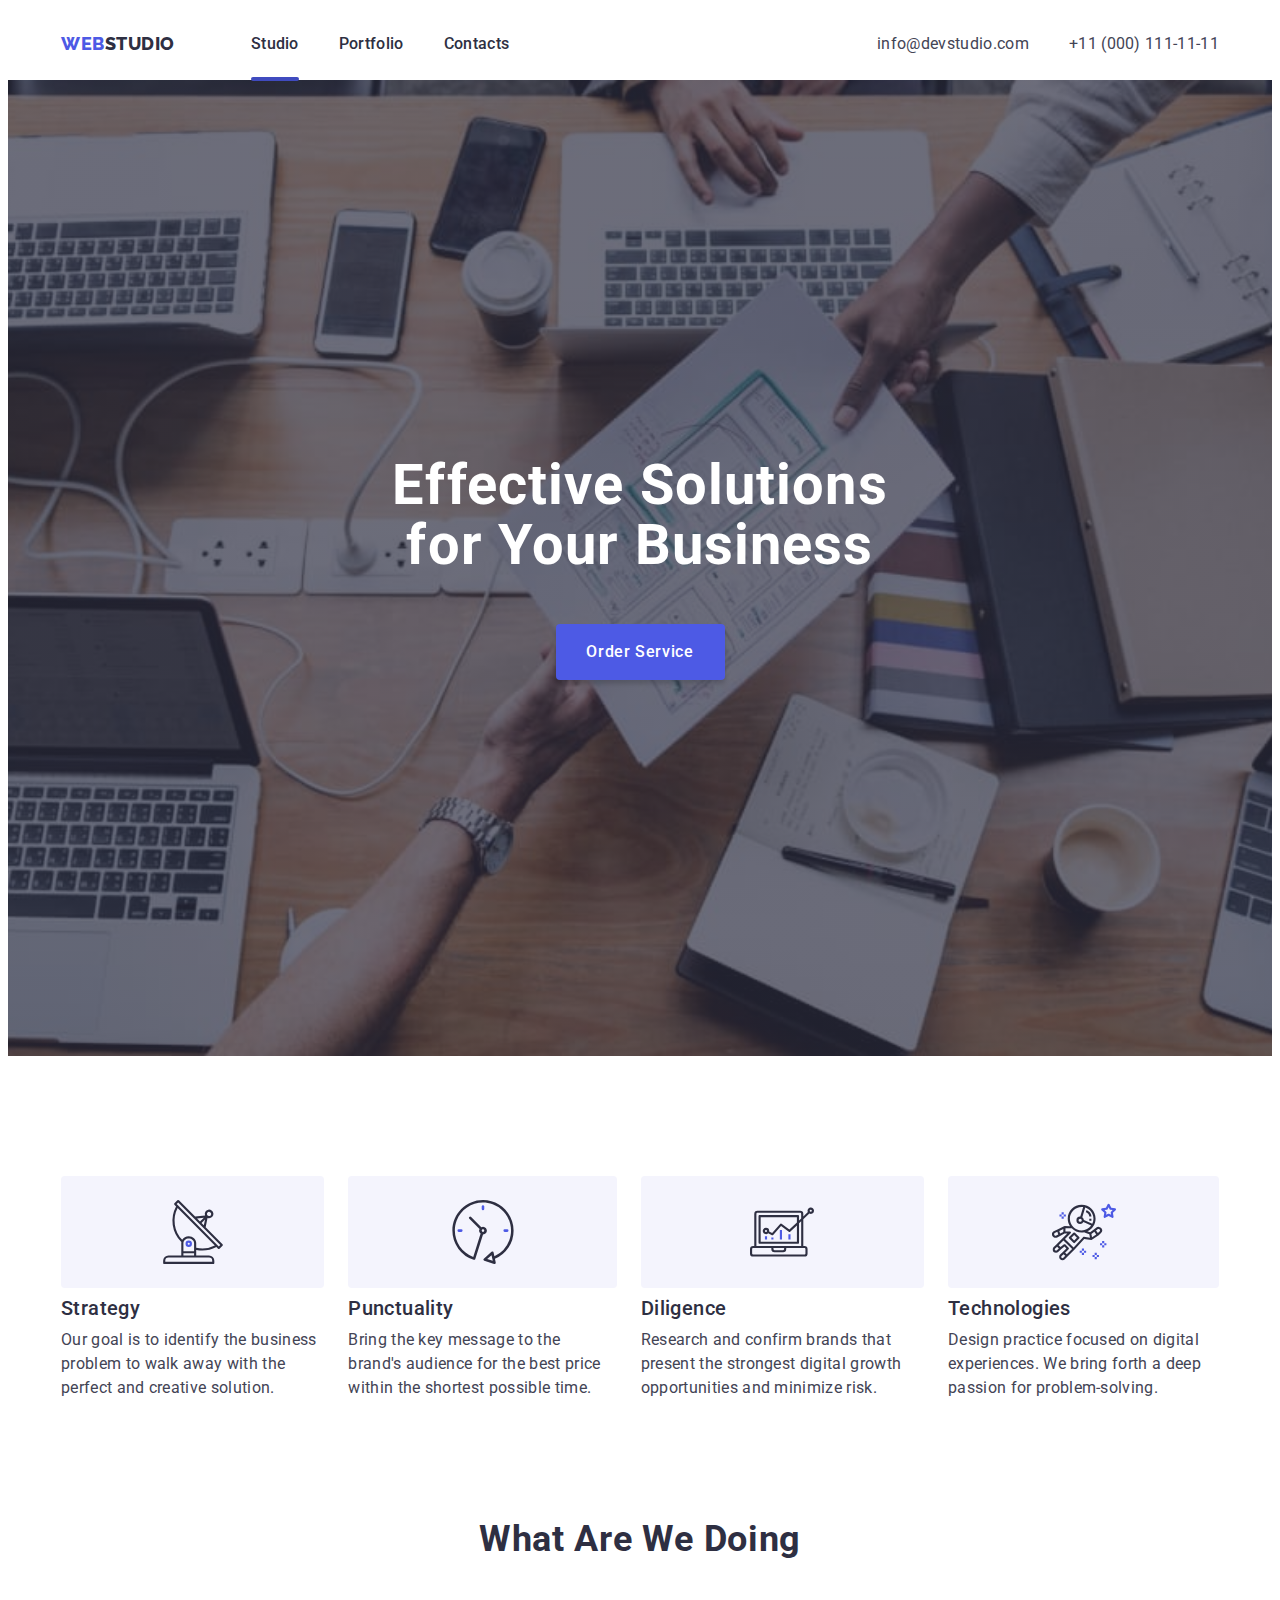
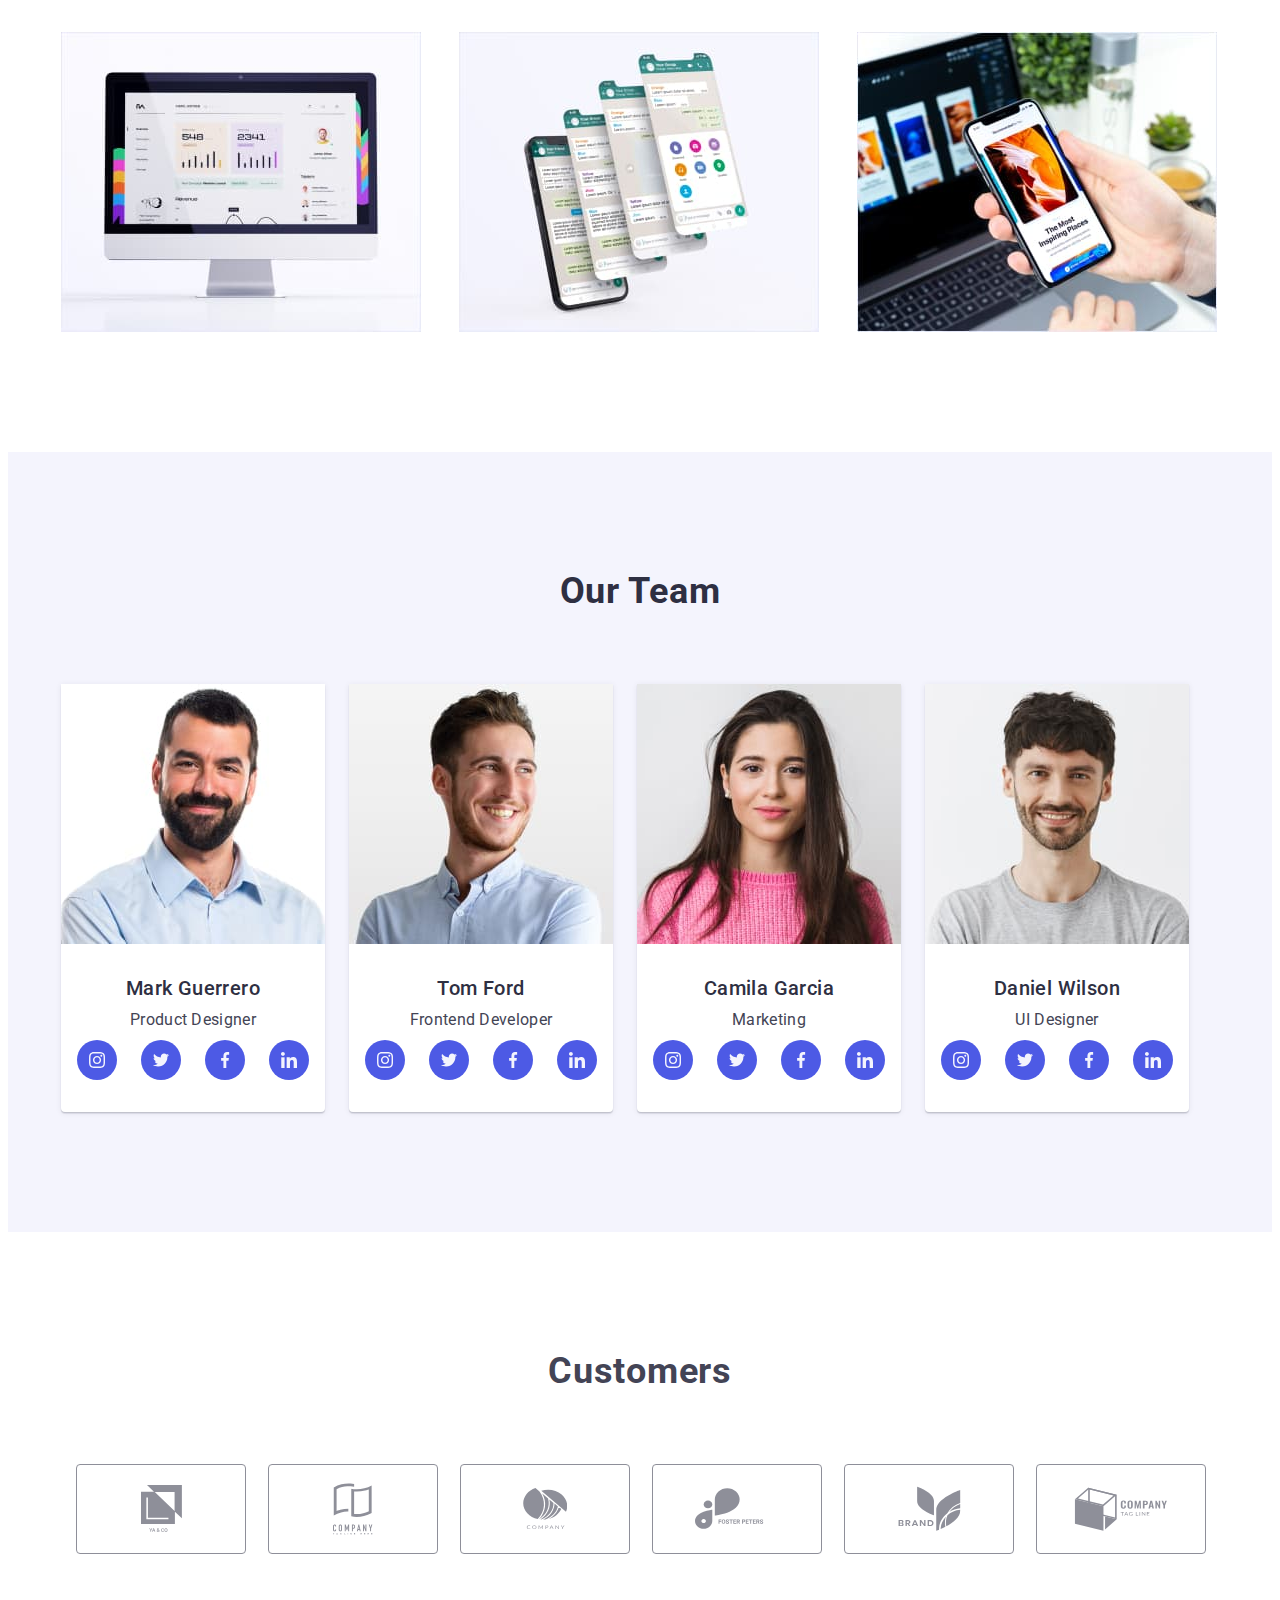
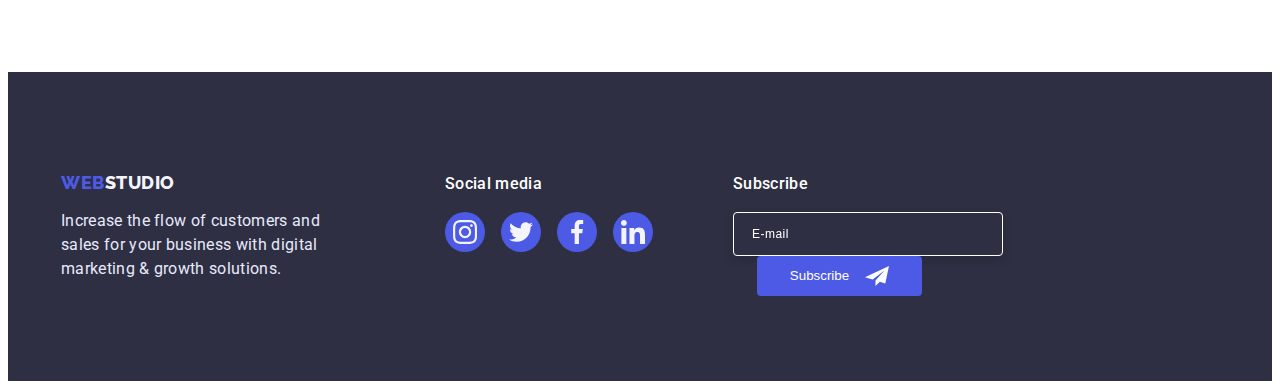
<file: index.html>
<!DOCTYPE html>
<html lang="en">
  <head>
    <meta charset="UTF-8" />
    <meta http-equiv="X-UA-Compatible" content="IE=edge" />
    <meta name="viewport" content="width=device-width, initial-scale=1.0" />
    <title>Document</title>
    <link rel="preconnect" href="https://fonts.googleapis.com" />
    <link rel="preconnect" href="https://fonts.gstatic.com" crossorigin />
    <link
      href="https://fonts.googleapis.com/css2?family=Raleway:wght@800&family=Roboto:wght@400;500;700;900&display=swap"
      rel="stylesheet"
    />
    <link
      rel="stylesheet"
      href="https://cdnjs.cloudflare.com/ajax/libs/modern-normalize/1.1.0/modern-normalize.min.css"
      integrity="sha512-wpPYUAdjBVSE4KJnH1VR1HeZfpl1ub8YT/NKx4PuQ5NmX2tKuGu6U/JRp5y+Y8XG2tV+wKQpNHVUX03MfMFn9Q=="
      crossorigin="anonymous"
      referrerpolicy="no-referrer"
    />
    <link rel="stylesheet" href="./css/style.css" />
  </head>
  <body class="body">
    <!-- Header -->
    <header class="page-header">
      <div class="container header-container">
        <nav class="page-nav">
          <a class="logo-header link" href="./index.html">WEB<span class="logo-header-span">Studio</span></a>

          <ul class="menu list">
            <li class="menu-item"><a class="menu-link menu-link-line link" href="./index.html">Studio</a></li>
            <li class="menu-item"><a class="menu-link link" href="./portfolio.html">Portfolio</a></li>
            <li class="menu-item"><a class="menu-link link" href="">Contacts</a></li>
          </ul>
        </nav>
        <address class="contacts">
          <ul class="contact-list list">
            <li><a class="contact-info link" href="mailto:info@devstudio.com">info@devstudio.com</a></li>
            <li><a class="contact-info link" href="tel:+110001111111">+11 (000) 111-11-11</a></li>
          </ul>
        </address>
      </div>
    </header>
    <main>
      <!-- HERO -->
      <section class="hero-section">
        <div class="container">
          <h1 class="hero">Effective Solutions for Your Business</h1>
          <button class="modal-btn" data-modal-open type="button">Order Service</button>
        </div>
      </section>
      <!-- Section-2 -->
      <section class="section-features">
        <div class="container">
          <h2 hidden class="features">company features</h2>
          <ul class="features-list list">
            <li class="list-item">
              <h3 class="features-title">Strategy</h3>
              <p class="text-main">
                Our goal is to identify the business problem to walk away with the perfect and creative solution.
              </p>
            </li>
            <li class="list-item">
              <h3 class="features-title">Punctuality</h3>
              <p class="text-main">
                Bring the key message to the brand's audience for the best price within the shortest possible time.
              </p>
            </li>
            <li class="list-item">
              <h3 class="features-title">Diligence</h3>
              <p class="text-main">
                Research and confirm brands that present the strongest digital growth opportunities and minimize risk.
              </p>
            </li>
            <li class="list-item">
              <h3 class="features-title">Technologies</h3>
              <p class="text-main">
                Design practice focused on digital experiences. We bring forth a deep passion for problem-solving.
              </p>
            </li>
          </ul>
        </div>
      </section>
      <!-- Section-3 -->
      <section class="section-description">
        <div class="container">
          <h2 class="description">What are we doing</h2>
          <ul class="description-list list">
            <li class="description-list-item">
              <img src="./images/monitor.jpg" alt="monitor with the program" width="360" />
            </li>
            <li class="description-list-item">
              <img src="./images/smartphone.jpg" alt="multi-layer image on a smartphone" width="360" />
            </li>
            <li class="description-list-item">
              <img src="./images/nout-smartphone.jpg" alt="smartphone in hand, laptop on the table" width="360" />
            </li>
          </ul>
        </div>
      </section>
      <!-- Section-4 -->
      <section class="section-team">
        <div class="container">
          <h2 class="team-title">Our Team</h2>
          <ul class="team-list list">
            <li class="team-list-item">
              <img src="./images/our-team/mark-guerrero.jpg" alt="photo-guerrero" width="264" />
              <div class="team-item-wrap">
                <h3 class="team-name">Mark Guerrero</h3>
                <p class="text-description">Product Designer</p>
                <ul class="team-soc-list list">
                  <li class="team-soc-items">
                    <a class="team-soc-link link" href="">
                      <svg class="team-soc-icon" width="16" height="16">
                        <use href="./images/icon.svg#icon-instagram"></use></svg
                    ></a>
                  </li>
                  <li class="team-soc-items">
                    <a class="team-soc-link link" href=""
                      ><svg class="team-soc-icon" width="16" height="16">
                        <use href="./images/icon.svg#icon-twitter"></use></svg
                    ></a>
                  </li>
                  <li class="team-soc-items">
                    <a class="team-soc-link link" href=""
                      ><svg class="team-soc-icon" width="16" height="16">
                        <use href="./images/icon.svg#icon-facebook"></use></svg
                    ></a>
                  </li>
                  <li class="team-soc-items">
                    <a class="team-soc-link link" href=""
                      ><svg class="team-soc-icon" width="16" height="16">
                        <use href="./images/icon.svg#icon-linkedin"></use></svg
                    ></a>
                  </li>
                </ul>
              </div>
            </li>

            <li class="team-list-item">
              <img src="./images/our-team/tom-ford.jpg" alt="photo-ford" width="264" />
              <div class="team-item-wrap">
                <h3 class="team-name">Tom Ford</h3>
                <p class="text-description">Frontend Developer</p>
                <ul class="team-soc-list list">
                  <li class="team-soc-items">
                    <a class="team-soc-link link" href="">
                      <svg class="team-soc-icon" width="16" height="16">
                        <use href="./images/icon.svg#icon-instagram"></use></svg
                    ></a>
                  </li>
                  <li class="team-soc-items">
                    <a class="team-soc-link link" href=""
                      ><svg class="team-soc-icon" width="16" height="16">
                        <use href="./images/icon.svg#icon-twitter"></use></svg
                    ></a>
                  </li>
                  <li class="team-soc-items">
                    <a class="team-soc-link link" href=""
                      ><svg class="team-soc-icon" width="16" height="16">
                        <use href="./images/icon.svg#icon-facebook"></use></svg
                    ></a>
                  </li>
                  <li class="team-soc-items">
                    <a class="team-soc-link link" href=""
                      ><svg class="team-soc-icon" width="16" height="16">
                        <use href="./images/icon.svg#icon-linkedin"></use></svg
                    ></a>
                  </li>
                </ul>
              </div>
            </li>

            <li class="team-list-item">
              <img src="./images/our-team/camila-garcia.jpg" alt="photo-garcia" width="264" />
              <div class="team-item-wrap">
                <h3 class="team-name">Camila Garcia</h3>
                <p class="text-description">Marketing</p>
                <ul class="team-soc-list list">
                  <li class="team-soc-items">
                    <a class="team-soc-link link" href="">
                      <svg class="team-soc-icon" width="16" height="16">
                        <use href="./images/icon.svg#icon-instagram"></use></svg
                    ></a>
                  </li>
                  <li class="team-soc-items">
                    <a class="team-soc-link link" href=""
                      ><svg class="team-soc-icon" width="16" height="16">
                        <use href="./images/icon.svg#icon-twitter"></use></svg
                    ></a>
                  </li>
                  <li class="team-soc-items">
                    <a class="team-soc-link link" href=""
                      ><svg class="team-soc-icon" width="16" height="16">
                        <use href="./images/icon.svg#icon-facebook"></use></svg
                    ></a>
                  </li>
                  <li class="team-soc-items">
                    <a class="team-soc-link link" href=""
                      ><svg class="team-soc-icon" width="16" height="16">
                        <use href="./images/icon.svg#icon-linkedin"></use></svg
                    ></a>
                  </li>
                </ul>
              </div>
            </li>

            <li class="team-list-item">
              <img src="./images/our-team/daniel-wilson.jpg" alt="photo-wilson" width="264" />
              <div class="team-item-wrap">
                <h3 class="team-name">Daniel Wilson</h3>
                <p class="text-description">UI Designer</p>
                <ul class="team-soc-list list">
                  <li class="team-soc-items">
                    <a class="team-soc-link link" href="">
                      <svg class="team-soc-icon" width="16" height="16">
                        <use href="./images/icon.svg#icon-instagram"></use></svg
                    ></a>
                  </li>
                  <li class="team-soc-items">
                    <a class="team-soc-link link" href=""
                      ><svg class="team-soc-icon" width="16" height="16">
                        <use href="./images/icon.svg#icon-twitter"></use></svg
                    ></a>
                  </li>
                  <li class="team-soc-items">
                    <a class="team-soc-link link" href=""
                      ><svg class="team-soc-icon" width="16" height="16">
                        <use href="./images/icon.svg#icon-facebook"></use></svg
                    ></a>
                  </li>
                  <li class="team-soc-items">
                    <a class="team-soc-link link" href=""
                      ><svg class="team-soc-icon" width="16" height="16">
                        <use href="./images/icon.svg#icon-linkedin"></use></svg
                    ></a>
                  </li>
                </ul>
              </div>
            </li>
          </ul>
        </div>
      </section>

      <!-- 5 SECTION -->
      <section class="section-customers">
        <h2 class="customers-title">Customers</h2>
        <div class="customers-item-wrap">
          <ul class="customers-list list">
            <li class="customer-item">
              <a class="customer-link link" href=""
                ><svg class="customer-soc-icon" width="41" height="47">
                  <use href="./images/icon.svg#icon-ya-co"></use>
                </svg>
              </a>
            </li>
            <li class="customer-item">
              <a class="customer-link link" href=""
                ><svg class="customer-soc-icon" width="40" height="52">
                  <use href="./images/icon.svg#icon-tagline-here"></use></svg
              ></a>
            </li>
            <li class="customer-item">
              <a class="customer-link link" href=""
                ><svg class="customer-soc-icon" width="44" height="41">
                  <use href="./images/icon.svg#icon-company"></use></svg
              ></a>
            </li>
            <li class="customer-item">
              <a class="customer-link link" href=""
                ><svg class="customer-soc-icon" width="84" height="41">
                  <use href="./images/icon.svg#icon-foster-peters"></use></svg
              ></a>
            </li>
            <li class="customer-item">
              <a class="customer-link link" href=""
                ><svg class="customer-soc-icon" width="63" height="45">
                  <use href="./images/icon.svg#icon-brand"></use></svg
              ></a>
            </li>
            <li class="customer-item">
              <a class="customer-link link" href=""
                ><svg class="customer-soc-icon" width="94" height="44">
                  <use href="./images/icon.svg#icon-tag-line"></use></svg
              ></a>
            </li>
          </ul>
        </div>
      </section>
    </main>
    <footer class="footer">
      <div class="container footer-container">
        <div class="footer-wrap-logo">
          <a class="logo-footer link" href="./index.html">WEB<span class="logo-footer-span">Studio</span></a>
          <p class="text-footer">
            Increase the flow of customers and sales for your business with digital marketing & growth solutions.
          </p>
        </div>
        <div class="wrap-social-media">
          <p class="footer-soc-title">Social media</p>
          <ul class="footer-soc-list list">
            <li class="team-soc-items">
              <a class="footer-soc-link link" href="">
                <svg class="team-soc-icon" width="24" height="24">
                  <use href="./images/icon.svg#icon-instagram"></use></svg
              ></a>
            </li>
            <li class="team-soc-items">
              <a class="footer-soc-link link" href=""
                ><svg class="team-soc-icon" width="24" height="24">
                  <use href="./images/icon.svg#icon-twitter"></use></svg
              ></a>
            </li>
            <li class="team-soc-items">
              <a class="footer-soc-link link" href=""
                ><svg class="team-soc-icon" width="24" height="24">
                  <use href="./images/icon.svg#icon-facebook"></use></svg
              ></a>
            </li>
            <li class="team-soc-items">
              <a class="footer-soc-link link" href=""
                ><svg class="team-soc-icon" width="24" height="24">
                  <use href="./images/icon.svg#icon-linkedin"></use></svg
              ></a>
            </li>
          </ul>
        </div>
        <div class="subscribe-wrap">
          <p class="subscribe-title">Subscribe</p>
          <form class="subscribe-form">
            <input type="text" name="email" class="subscribe-input" placeholder="E-mail" />
            <button class="subscribe-button" type="submit">Subscribe</button>
          </form>
        </div>
      </div>
    </footer>
    <div class="backdrop is-hidden" data-modal>
      <div class="modal">
        <button class="close-mdl-btn" type="button" data-modal-close>
          <svg class="close-mdl-icon" width="8" height="8">
            <use href="./images/icon.svg#icon-vector"></use>
          </svg>
        </button>
        <p class="modal-title">Leave your contacts and we will call you back</p>
        <form class="modal-form">
          <label class="modal-label">
            <span>Name</span>
            <span class="modal-input-wrap">
              <input class="modal-input" type="text" name="user-name" required />
              <svg class="modal-input-icon" width="18" height="18">
                <use href="./images/icon.svg#icon-person"></use>
              </svg>
            </span>
          </label>
          <label class="modal-label">
            <span>Phone</span>
            <span class="modal-input-wrap">
              <input class="modal-input" type="tel" name="user-phone" title="+38(000) 000-00-00" required />
              <svg class="modal-input-icon" width="18" height="24">
                <use href="./images/icon.svg#icon-phone"></use>
              </svg>
            </span>
          </label>
          <label class="modal-label">
            <span>Email</span>
            <span class="modal-input-wrap">
              <input class="modal-input" type="email" name="user-email" title="yourmail@mail.com" required />
              <svg class="modal-input-icon" width="18" height="24">
                <use href="./images/icon.svg#icon-email"></use>
              </svg>
            </span>
          </label>
          <label class="modal-label">
            <span>Comment</span>
            <textarea class="modal-user-comment" name="user-comment" placeholder="Text input"></textarea>
          </label>
          <input class="input-check visually-hidden" type="checkbox" name="modal-accept" id="modal-accept" />
          <label class="modal-accept" for="modal-accept"
            >I accept the terms and conditions of the<a class="privacy-policy-link link" href="">Privacy Policy</a>
          </label>
          <button class="modal-btn-send" type="submit">Send</button>
        </form>
      </div>
    </div>
    <script src="./js/modal.js"></script>
  </body>
</html>
</file>
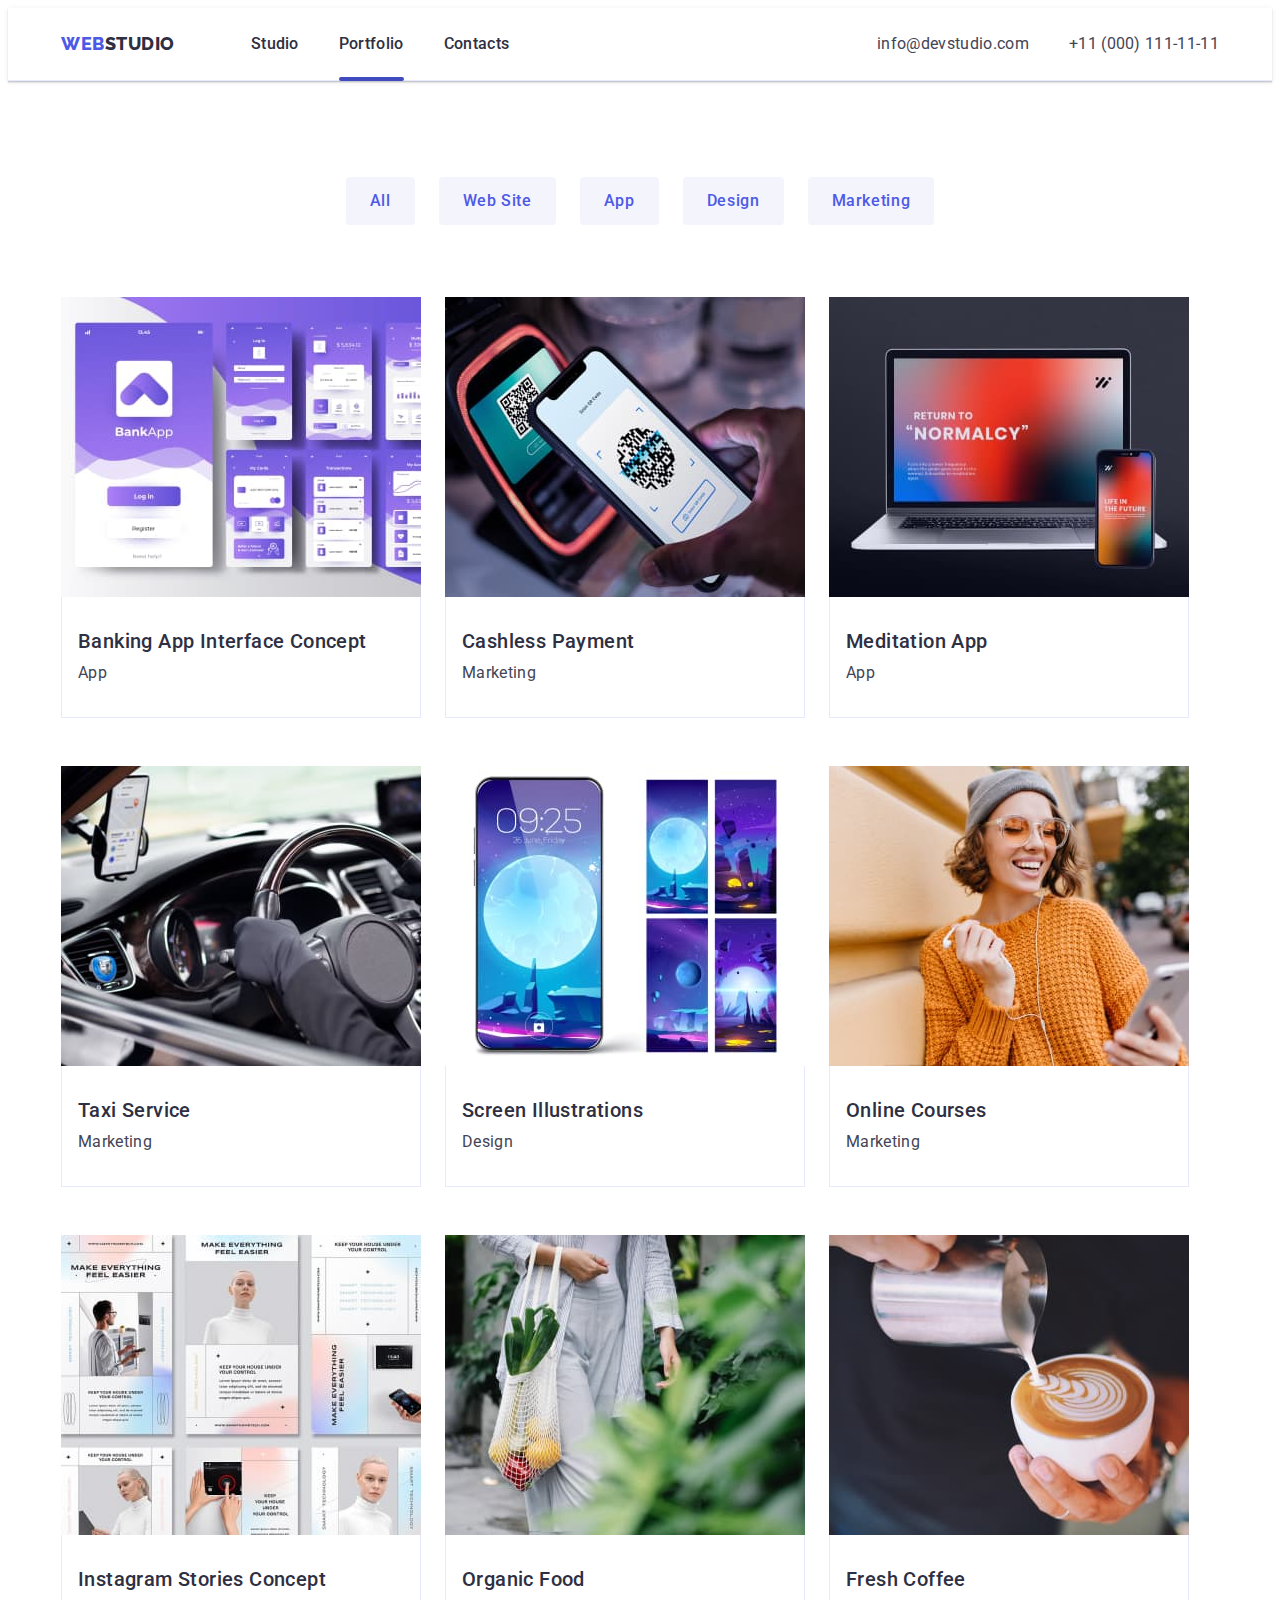
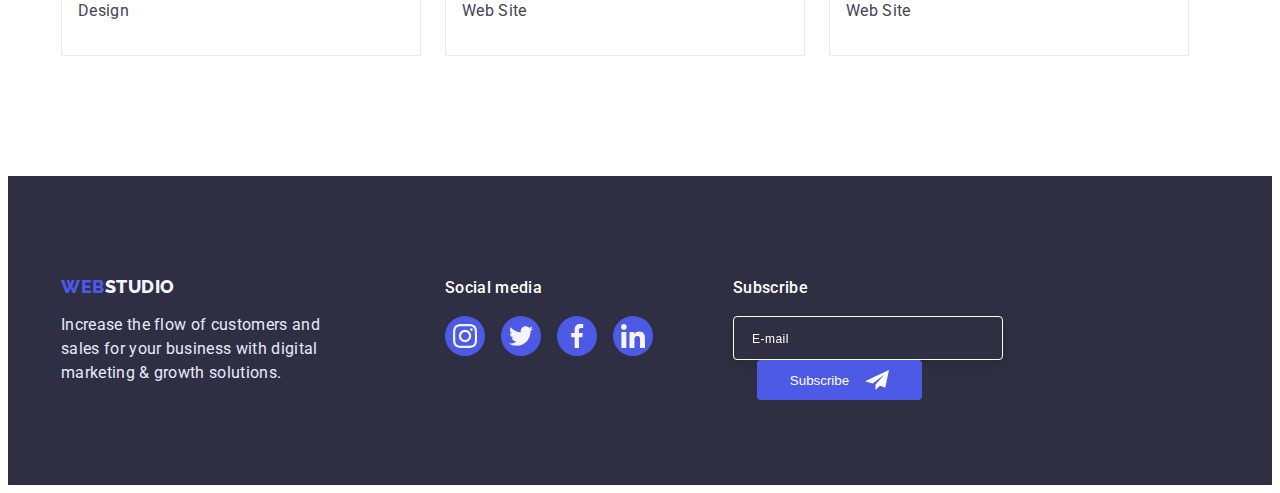
<file: portfolio.html>
<!DOCTYPE html>
<html lang="en">
  <head>
    <meta charset="UTF-8" />
    <meta http-equiv="X-UA-Compatible" content="IE=edge" />
    <meta name="viewport" content="width=device-width, initial-scale=1.0" />
    <title>Document</title>
    <link rel="preconnect" href="https://fonts.googleapis.com" />
    <link rel="preconnect" href="https://fonts.gstatic.com" crossorigin />
    <link
      href="https://fonts.googleapis.com/css2?family=Raleway:wght@800&family=Roboto:wght@400;500;700;900&display=swap"
      rel="stylesheet"
    />
    <link
      rel="stylesheet"
      href="https://cdnjs.cloudflare.com/ajax/libs/modern-normalize/1.1.0/modern-normalize.min.css"
      integrity="sha512-wpPYUAdjBVSE4KJnH1VR1HeZfpl1ub8YT/NKx4PuQ5NmX2tKuGu6U/JRp5y+Y8XG2tV+wKQpNHVUX03MfMFn9Q=="
      crossorigin="anonymous"
      referrerpolicy="no-referrer"
    />
    <link rel="stylesheet" href="./css/style.css" />
  </head>
  <body class="body">
    <header class="page-header partfolio-header-border">
      <div class="container header-container">
        <nav class="page-nav">
          <a class="logo-header link" href="./index.html">WEB<span class="logo-header-span">Studio</span></a>

          <ul class="menu list">
            <li class="menu-item"><a class="menu-link link" href="./index.html">Studio</a></li>
            <li class="menu-item"><a class="menu-link menu-link-line link" href="./portfolio.html">Portfolio</a></li>
            <li class="menu-item"><a class="menu-link link" href="">Contacts</a></li>
          </ul>
        </nav>
        <address class="contacts">
          <ul class="contact-list list">
            <li><a class="contact-info link" href="mailto:info@devstudio.com">info@devstudio.com</a></li>
            <li><a class="contact-info link" href="tel:+110001111111">+11 (000) 111-11-11</a></li>
          </ul>
        </address>
      </div>
    </header>
    <main>
      <section class="partfolio">
        <div class="container">
          <h1 hidden>partfolio</h1>

          <ul class="partfolio-btn list">
            <li><button class="nav-btn" type="button">All</button></li>
            <li><button class="nav-btn" type="button">Web Site</button></li>
            <li><button class="nav-btn" type="button">App</button></li>
            <li><button class="nav-btn" type="button">Design</button></li>
            <li><button class="nav-btn" type="button">Marketing</button></li>
          </ul>

          <ul class="partfolio-list list">
            <li class="partfolio-item">
              <a class="partfolio-cards link" href=""
                ><div class="partfolio-cover-wrap">
                  <img src="./images/portfolio/bank-app.jpg" alt="bank-app" width="360" />
                  <p class="partfolio-cover-text">
                    14 Stylish and User-Friendly App Design Concepts · Task Manager App · Calorie Tracker App · Exotic
                    Fruit Ecommerce App · Cloud Storage App
                  </p>
                </div>
                <div class="container-items">
                  <h2 class="gallery-items">Banking App Interface Concept</h2>
                  <p class="partfolio-text">App</p>
                </div>
              </a>
            </li>
            <li class="partfolio-item">
              <a class="partfolio-cards link" href="">
                <div class="partfolio-cover-wrap">
                <img src="./images/portfolio/qr-codee.jpg" alt="qr-codee" width="360" />
                <p class="partfolio-cover-text">
                  14 Stylish and User-Friendly App Design Concepts · Task Manager App · Calorie Tracker App · Exotic
                  Fruit Ecommerce App · Cloud Storage App
                </p></div><div class="container-items">
                  <h2 class="gallery-items">Cashless Payment</h2>
                  <p class="partfolio-text">Marketing</p>
                </div>
              </a>
            </li>
            <li class="partfolio-item">
              <a class="partfolio-cards link" href="">
                <div class="partfolio-cover-wrap">
                <img src="./images/portfolio//notebook-smartphone.jpg" alt="notebook-smartphone" width="360" />
                <p class="partfolio-cover-text">
                  14 Stylish and User-Friendly App Design Concepts · Task Manager App · Calorie Tracker App · Exotic
                  Fruit Ecommerce App · Cloud Storage App
                </p></div><div class="container-items">
                  <h2 class="gallery-items">Meditation App</h2>
                  <p class="partfolio-text">App</p>
                </div>
              </a>
            </li>

            <li class="partfolio-item">
              <a class="partfolio-cards link" href="">
                <div class="partfolio-cover-wrap">
                <img src="./images/portfolio/car.jpg" alt="car" width="360" />
                <p class="partfolio-cover-text">
                  14 Stylish and User-Friendly App Design Concepts · Task Manager App · Calorie Tracker App · Exotic
                  Fruit Ecommerce App · Cloud Storage App
                </p></div><div class="container-items">
                  <h2 class="gallery-items">Taxi Service</h2>
                  <p class="partfolio-text">Marketing</p>
                </div>
              </a>
            </li>
            <li class="partfolio-item">
              <a class="partfolio-cards link" href="">
                <div class="partfolio-cover-wrap">
                <img src="./images/portfolio/smartphone.jpg" alt="smartphone" width="360" />
                <p class="partfolio-cover-text">
                  14 Stylish and User-Friendly App Design Concepts · Task Manager App · Calorie Tracker App · Exotic
                  Fruit Ecommerce App · Cloud Storage App
                </p></div><div class="container-items">
                  <h2 class="gallery-items">Screen Illustrations</h2>
                  <p class="partfolio-text">Design</p>
                </div>
              </a>
            </li>
            <li class="partfolio-item">
              <a class="partfolio-cards link" href="">
                <div class="partfolio-cover-wrap">
                <img src="./images/portfolio/girl.jpg" alt="girl" width="360" />
                <p class="partfolio-cover-text">
                  14 Stylish and User-Friendly App Design Concepts · Task Manager App · Calorie Tracker App · Exotic
                  Fruit Ecommerce App · Cloud Storage App
                </p></div><div class="container-items">
                  <h2 class="gallery-items">Online Courses</h2>
                  <p class="partfolio-text">Marketing</p>
                </div>
              </a>
            </li>

            <li class="partfolio-item">
              <a class="partfolio-cards link" href="">
                <div class="partfolio-cover-wrap">
                <img src="./images/portfolio/inst.jpg" alt="instagram-stories" width="360" />
                <p class="partfolio-cover-text">
                  14 Stylish and User-Friendly App Design Concepts · Task Manager App · Calorie Tracker App · Exotic
                  Fruit Ecommerce App · Cloud Storage App
                </p></div><div class="container-items">
                  <h2 class="gallery-items">Instagram Stories Concept</h2>
                  <p class="partfolio-text">Design</p>
                </div>
              </a>
            </li>
            <li class="partfolio-item">
              <a class="partfolio-cards link" href="">
                <div class="partfolio-cover-wrap">
                <img src="./images/portfolio/food.jpg" alt="food" width="360" />
                <p class="partfolio-cover-text">
                  14 Stylish and User-Friendly App Design Concepts · Task Manager App · Calorie Tracker App · Exotic
                  Fruit Ecommerce App · Cloud Storage App
                </p></div><div class="container-items">
                  <h2 class="gallery-items">Organic Food</h2>
                  <p class="partfolio-text">Web Site</p>
                </div>
              </a>
            </li>
            <li class="partfolio-item">
              <a class="partfolio-cards link" href="">
                <div class="partfolio-cover-wrap">
                <img src="./images/portfolio/coffe.jpg" alt="coffe" width="360" />
                <p class="partfolio-cover-text">
                  14 Stylish and User-Friendly App Design Concepts · Task Manager App · Calorie Tracker App · Exotic
                  Fruit Ecommerce App · Cloud Storage App
                </p></div><div class="container-items">
                  <h2 class="gallery-items">Fresh Coffee</h2>
                  <p class="partfolio-text">Web Site</p>
                </div>
              </a>
            </li>
          </ul>
        </div>
      </section>
    </main>
    <footer class="footer">
      <div class="container footer-container">
        <div class="footer-wrap-logo">
          <a class="logo-footer link" href="./index.html">WEB<span class="logo-footer-span">Studio</span></a>
          <p class="text-footer">
            Increase the flow of customers and sales for your business with digital marketing & growth solutions.
          </p>
        </div>
        <div class="wrap-social-media">
          <p class="footer-soc-title">Social media</p>
          <ul class="footer-soc-list list">
            <li class="team-soc-items">
              <a class="footer-soc-link link" href="">
                <svg class="team-soc-icon" width="24" height="24">
                  <use href="./images/icon.svg#icon-instagram"></use></svg
              ></a>
            </li>
            <li class="team-soc-items">
              <a class="footer-soc-link link" href=""
                ><svg class="team-soc-icon" width="24" height="24">
                  <use href="./images/icon.svg#icon-twitter"></use></svg
              ></a>
            </li>
            <li class="team-soc-items">
              <a class="footer-soc-link link" href=""
                ><svg class="team-soc-icon" width="24" height="24">
                  <use href="./images/icon.svg#icon-facebook"></use></svg
              ></a>
            </li>
            <li class="team-soc-items">
              <a class="footer-soc-link link" href=""
                ><svg class="team-soc-icon" width="24" height="24">
                  <use href="./images/icon.svg#icon-linkedin"></use></svg
              ></a>
            </li>
          </ul>
        </div>
        <div class="subscribe-wrap">
          <p class="subscribe-title">Subscribe</p>
          <form class="subscribe-form">
            <input type="text" name="email" class="subscribe-input" placeholder="E-mail" />
            <button class="subscribe-button" type="submit">Subscribe</button>
          </form>
        </div>
      </div>
    </footer>
  </body>
</html>
</file>
<file: css/style.css>
:root {
  --NAVY-BLUE: #2e2f42;
  --SLATE: #434455;
  --IRIS: #4d5ae5;
  --OCEAN: #404bbf;
  --bg-gradient: linear-gradient(rgba(46, 47, 66, 0.7), rgba(46, 47, 66, 0.7));
}

h1,
h2,
h3,
h4,
p {
  margin-top: 0;
  margin-bottom: 0;
}

ul,
ol {
  margin-top: 0;
  margin-bottom: 0;
  padding-left: 0;
}

button {
  cursor: pointer;
}

img {
  display: block;
  max-width: 100%;
  height: auto;
}

.list {
  list-style: none;
}

.link {
  text-decoration: none;
}

.body {
  font-family: "Roboto", sans-serif;
  color: var(--SLATE);
}

.container {
  width: 1158px;
  margin: 0 auto;
  padding-left: 15px;
  padding-right: 15px;
}

/* ============= HEADER ============= */
.page-header {
  height: 72px;
  display: flex;
}

.header-container {
  display: flex;
  align-items: center;
}

.page-nav {
  display: flex;
  margin-right: auto;
  align-items: center;
}

.logo-header {
  margin-right: 76px;

  font-family: "Raleway", sans-serif;
  font-weight: 800;
  font-size: 18px;
  line-height: 1.17;
  letter-spacing: 0.03em;
  text-transform: uppercase;
  color: var(--IRIS);
}

.logo-header-span {
  color: var(--NAVY-BLUE);
}

.menu {
  display: flex;
  gap: 40px;
  align-items: center;
}

.menu-item {
  padding-top: 20px;
  padding-bottom: 20px;
}

.menu-link-line::after {
  position: absolute;
  bottom: -2px;
  display: block;
  content: "";
  width: 100%;
  height: 4px;
  border: 1px;
  border-radius: 2px;
  background-color: var(--OCEAN);
}

.menu-link {
  position: relative;
  font-weight: 500;
  font-size: 16px;
  line-height: 1.5;
  letter-spacing: 0.02em;
  color: var(--NAVY-BLUE);
  padding-bottom: 26px;
  padding-top: 26px;
  transition: color 250ms cubic-bezier(0.4, 0, 0.2, 1);
}

.menu-link:hover,
.menu-link:focus {
  color: var(--OCEAN);
}

.contact-info {
  font-weight: 400;
  font-size: 16px;
  line-height: 1.5;
  letter-spacing: 0.02em;
  color: var(--SLATE);
  transition: color 250ms cubic-bezier(0.4, 0, 0.2, 1);
}

.contact-info:not(:last-child) {
  margin-right: 40px;
}

.contact-info:hover,
.contact-info:focus {
  color: var(--OCEAN);
}

.contacts {
  font-style: normal;
}

.contact-list {
  display: flex;
  gap: 40px;
}

/*============= HERO ============= */
.hero {
  width: 500px;

  margin-left: auto;
  margin-right: auto;
  margin-bottom: 48px;

  font-weight: 700;
  font-size: 56px;
  line-height: 1.07;
  text-align: center;
  letter-spacing: 0.02em;
  color: #ffffff;
}

.hero-section {
  padding-top: 188px;
  padding-bottom: 188px;
  background-color: var(--NAVY-BLUE);
  display: flex;
  align-items: center;

  max-width: 1440px;
  height: 600px;
  margin-left: auto;
  margin-right: auto;
  background-image: var(--bg-gradient), url(../images/people-office.jpg);
  background-repeat: no-repeat;
  background-position: center;
  background-size: cover;
}

.modal-btn {
  min-width: 169px;
  height: 56px;
  display: block;
  margin: 0 auto;
  border: none;
  box-shadow: 0px 4px 4px rgba(0, 0, 0, 0.15);
  border-radius: 4px;

  font-family: "Roboto", sans-serif;
  font-weight: 500;
  font-size: 16px;
  line-height: 1.5;
  letter-spacing: 0.04em;
  cursor: pointer;
  background: var(--IRIS);
  color: #ffffff;
  transition: background-color 250ms cubic-bezier(0.4, 0, 0.2, 1);
}

.modal-btn:hover,
.modal-btn:focus {
  background-color: var(--OCEAN);
}

/* ============= 2 SECTION========= */
.section-features {
  padding-top: 120px;
}

.list-item {
}

.features-title::before {
  display: block;
  content: "";
  height: 112px;
  background: #f4f4fd;
  border-radius: 4px;
  margin-bottom: 8px;
  background-image: url(../images/antenna.svg);
  background-repeat: no-repeat;
  background-position: center;
}

.list-item:nth-child(2) > .features-title:before {
  background-image: url(../images/clock.svg);
}

.list-item:nth-child(3) > .features-title:before {
  background-image: url(../images/diagram.svg);
}

.list-item:nth-child(4) > .features-title:before {
  background-image: url(../images/astronaut.svg);
}

.features-list {
  display: flex;
  gap: 24px;
}

.features-title {
  font-weight: 500;
  font-size: 20px;
  line-height: 1.2;
  letter-spacing: 0.02em;
  color: var(--NAVY-BLUE);
  margin-bottom: 8px;
}

.text-main {
  font-weight: 400;
  font-size: 16px;
  line-height: 1.5;
  letter-spacing: 0.02em;
  color: var(--SLATE);
}

/* =============== 3 SECTION ============= */

.section-description {
  padding-top: 120px;
  padding-bottom: 120px;
}

.description-list-item {
  width: calc(33.33% - 24px);
}

.description {
  font-weight: 700;
  font-size: 36px;
  line-height: 1.11;
  letter-spacing: 0.02em;
  text-align: center;
  text-transform: capitalize;
  color: var(--NAVY-BLUE);
  margin-bottom: 72px;
}

.description-list {
  display: flex;
  justify-content: space-between;
}

/* =============== SECTION 4 =============== */

.section-team {
  background-color: #f4f4fd;
  padding-top: 120px;
  padding-bottom: 120px;
}

.team-list-item {
  background-color: #ffffff;
  box-shadow: 0px 1px 6px rgba(46, 47, 66, 0.08), 0px 1px 1px rgba(46, 47, 66, 0.16), 0px 2px 1px rgba(46, 47, 66, 0.08);
  border-radius: 0px 0px 4px 4px;
}

.team-list {
  display: flex;
  gap: 24px;
  text-align: center;
}

.team-content {
}

.team-name {
  margin-bottom: 8px;

  font-weight: 500;
  font-size: 20px;
  line-height: 1.2;
  letter-spacing: 0.02em;
  color: var(--NAVY-BLUE);
}

.team-title {
  font-weight: 700;
  font-size: 36px;
  line-height: 1.11;
  text-align: center;
  letter-spacing: 0.02em;
  text-transform: capitalize;
  color: var(--NAVY-BLUE);
  margin-bottom: 72px;
}

.text-description {
  font-weight: 400;
  font-size: 16px;
  line-height: 1.5;
  letter-spacing: 0.02em;
  color: var(--SLATE);
  margin-bottom: 8px;
}

.team-item-wrap {
  padding-top: 32px;
  padding-bottom: 32px;
}
.team-soc-list {
  display: flex;
  justify-content: center;
  gap: 24px;
}

.team-soc-items {
  width: 40px;
  height: 40px;
}
.team-soc-link {
  width: 100%;
  height: 100%;
  border-radius: 50%;
  background-color: var(--IRIS);
  display: flex;
  align-items: center;
  justify-content: center;
  transition: background-color 250ms cubic-bezier(0.4, 0, 0.2, 1);
}

.team-soc-link:hover {
  background-color: var(--OCEAN);
}

/* =================== SECTION 5 =============== */

.section-customers {
  padding-top: 120px;
  padding-bottom: 120px;
}
.customers-item-wrap {
  display: flex;
  justify-content: center;
}
.customers-title {
  display: flex;
  justify-content: center;
  margin-bottom: 72px;

  font-style: normal;
  font-weight: 700;
  font-size: 36px;
  line-height: 1.11;
  letter-spacing: 0.02em;
  text-align: center;
  text-transform: capitalize;
}
.customers-list {
  display: flex;
  justify-content: center;
  gap: 24px;
}
.customer-item {
  width: 168px;
  height: 88px;
}

.customer-link {
  width: 100%;
  height: 100%;
  border-radius: 4px;
  border: 1px solid #8e8f99;
  color: #8e8f99;
  display: flex;
  align-items: center;
  justify-content: center;
  transition: color 250ms cubic-bezier(0.4, 0, 0.2, 1);
}

.customer-soc-icon {
  fill: currentColor;
}

.customer-link:hover,
.customer-link:focus {
  color: var(--OCEAN);
  border-color: var(--OCEAN);
}

/* =================== FOOTER =================== */
.footer {
  background-color: var(--NAVY-BLUE);
  padding-top: 100px;
  padding-bottom: 100px;
}

.text-footer {
  width: 264px;

  font-weight: 400;
  font-size: 16px;
  line-height: 1.5;
  letter-spacing: 0.02em;
  color: #e7e9fc;
}

.logo-footer {
  display: inline-block;
  margin-bottom: 16px;
  margin-right: 76px;

  font-family: "Raleway", sans-serif;
  font-weight: 800;
  font-size: 18px;
  line-height: 1.17;
  letter-spacing: 0.03em;
  text-transform: uppercase;
  color: var(--IRIS);
}

.logo-footer-span {
  color: #f4f4fd;
}

.social-media-item {
  font-weight: 500;
  font-size: 16px;
  line-height: 1.5;
  letter-spacing: 0.02em;
  color: #ffffff;
}

.footer-container {
  display: flex;
}

.footer-wrap-logo {
  margin-right: 120px;
}

.wrap-social-media {
  display: flex;
  flex-wrap: wrap;
  width: 208px;
  height: 80px;
  margin-right: 80px;
}

.footer-soc-list {
  display: flex;
  justify-content: center;
  gap: 16px;
}

.footer-soc-title {
  color: #ffffff;
  margin-bottom: 16px;

  font-weight: 500;
  font-size: 16px;
  line-height: 1.5;
  letter-spacing: 0.02em;
}

.footer-soc-link {
  width: 100%;
  height: 100%;
  border-radius: 50%;
  background-color: var(--IRIS);
  display: flex;
  align-items: center;
  justify-content: center;
  transition: background-color 250ms cubic-bezier(0.4, 0, 0.2, 1);
}

.footer-soc-link:hover {
  background-color: #31d0aa;
}

.subscribe-wrap {
  width: 264px;
  position: relative;
}

.subscribe-title {
  color: #ffffff;
  margin-bottom: 16px;

  font-weight: 500;
  font-size: 16px;
  line-height: 1.5;
  letter-spacing: 0.02em;
}

.subscribe-input {
  width: 100%;
  height: 40px;
  border: 1px solid #ffffff;
  filter: drop-shadow(0px 4px 4px rgba(0, 0, 0, 0.15));
  border-radius: 4px;
  background-color: var(--NAVY-BLUE);
  color: #ffffff;
  
}

.subscribe-button {
  position: absolute;
  display: inline-flex;
  align-items: center;
  justify-content: center;
  width: 165px;
  height: 40px;
  margin-left: 24px;
  background: var(--IRIS);
  border-radius: 4px;
  border: none;
  color: #ffffff;
  transition: background-color 250ms cubic-bezier(0.4, 0, 0.2, 1);
}
.subscribe-button:hover,
.subscribe-button:focus {
  background-color: var(--OCEAN);
}

.subscribe-button::after {
  content: "";
  display: inline-block;
  width: 24px;
  height: 24px;
  background-color: ;
  background-image: url(../images/icon-send.svg);
  background-repeat: no-repeat;
  background-position: center;
  margin-left: 16px;
}

.subscribe-input::placeholder {
  font-size: 12px;
  line-height: 24px;
  letter-spacing: 0.04em;
  color: #ffffff;
  padding-left: 16px;
}
/* =================== PARTFOLIO =================== */
.partfolio {
  padding-top: 96px;
  padding-bottom: 120px;
}

.partfolio-btn {
  margin-bottom: 72px;

  display: flex;
  gap: 24px;
  justify-content: center;
}
.partfolio-list {
  display: flex;
  gap: 48px 24px;
  flex-wrap: wrap;
}

.nav-btn {
  text-align: center;
  padding: 12px 24px;
  background: #f4f4fd;
  display: block;
  border: 0;
  border-radius: 4px;

  font-family: "Roboto", sans-serif;
  font-weight: 500;
  font-size: 16px;
  line-height: 1.5;
  letter-spacing: 0.04em;
  color: var(--IRIS);
  transition: background-color 250ms cubic-bezier(0.4, 0, 0.2, 1);
}

.nav-btn:hover,
.nav-btn:focus {
  background: var(--OCEAN);

  font-weight: 500;
  font-size: 16px;
  line-height: 1.5;
  letter-spacing: 0.04em;
  color: #ffffff;

  box-shadow: 0px 3px 1px rgba(0, 0, 0, 0.1), 0px 2px 1px rgba(0, 0, 0, 0.08), 0px 2px 2px rgba(0, 0, 0, 0.12);
}
.gallery-items {
  margin-bottom: 8px;

  font-weight: 500;
  font-size: 20px;
  line-height: 1.2;
  letter-spacing: 0.02em;
  color: var(--NAVY-BLUE);
}
.partfolio-header-border {
  border-bottom: 1px solid #e7e9fc;
  box-shadow: 0px 2px 1px rgba(46, 47, 66, 0.08), 0px 1px 1px rgba(46, 47, 66, 0.16), 0px 1px 6px rgba(46, 47, 66, 0.08);
}

.partfolio-cards {
  display: block;
  transition: box-shadow 250ms cubic-bezier(0.4, 0, 0.2, 1);
}
.partfolio-cover-wrap {
  position: relative;
  overflow: hidden;
}

.partfolio-cover-text {
  position: absolute;

  top: 0;
  left: 0;
  width: 100%;
  height: 100%;
  padding-left: 32px;
  padding-top: 40px;
  background-color: var(--IRIS);

  font-weight: 400;
  font-size: 16px;
  line-height: 1.5;
  letter-spacing: 0.02em;
  color: #f4f4fd;

  transform: translateY(100%);
  transition: transform 250ms cubic-bezier(0.4, 0, 0.2, 1);
}

.partfolio-cards:hover,
.partfolio-cards:focus {
  box-shadow: 0px 1px 6px rgba(46, 47, 66, 0.08), 0px 1px 1px rgba(46, 47, 66, 0.16), 0px 2px 1px rgba(46, 47, 66, 0.08);
}

.partfolio-cards:hover .partfolio-cover-text,
.partfolio-cards:focus .partfolio-cover-text {
  transform: translateY(0);
}

.partfolio-text {
  font-weight: 400;
  font-size: 16px;
  line-height: 1.5;
  letter-spacing: 0.02em;
  color: var(--SLATE);
}

.container-items {
  padding: 32px 16px;
  border-right: 1px solid #e7e9fc;
  border-bottom: 1px solid #e7e9fc;
  border-left: 1px solid #e7e9fc;
}

/* =================== MODAL =================== */

.backdrop {
  position: fixed;
  top: 0;
  width: 100%;
  height: 100%;

  background-color: rgba(46, 47, 66, 0.4);

  transition: opacity 250ms cubic-bezier(0.4, 0, 0.2, 1), isibility 250ms cubic-bezier(0.4, 0, 0.2, 1);
}

.modal {
  position: absolute;
  width: 408px;
  min-height: 576px;
  background: #fcfcfc;
  box-shadow: 0px 1px 1px rgba(0, 0, 0, 0.14), 0px 1px 3px rgba(0, 0, 0, 0.12), 0px 2px 1px rgba(0, 0, 0, 0.2);
  border-radius: 4px;
  top: 50%;
  left: 50%;
  transform: translate(-50%, -50%) scale(1);
  transition: transform 400ms linear;
  padding: 72px 24px 24px 24px;
}

.backdrop.is-hidden .modal {
  transform: translate(-50%, -50%) scale(0);
}

.close-mdl-btn {
  position: absolute;
  top: 24px;
  right: 24px;
  display: flex;
  padding: 0;
  justify-content: center;
  align-items: center;
  width: 24px;
  height: 24px;
  background-color: #e7e9fc;
  border: 1px solid rgba(0, 0, 0, 0.1);
  border-radius: 50%;
  transition: background-color 250ms cubic-bezier(0.4, 0, 0.2, 1);
}

.close-mdl-btn:hover,
.close-mdl-btn:focus {
  fill: #ffffff;
  background-color: var(--OCEAN);
}

.is-hidden {
  opacity: 0;
  visibility: hidden;
  pointer-events: none;
}

.modal-title {
  font-weight: 500;
  font-size: 16px;
  line-height: 1.5;
  text-align: center;
  letter-spacing: 0.02em;
  color: #2e2f42;
  margin-bottom: 16px;
}

.modal-form {
}

.modal-input {
  display: block;
  width: 100%;
  height: 40px;
  border: 1px solid rgba(46, 47, 66, 0.4);
  border-radius: 4px;
  margin-bottom: 8px;
  padding-left: 38px;
}

.modal-input:focus {
  outline: none;
  border-color: var(--IRIS);
  color: var(--NAVY-BLUE);
  font-size: 16px;
  transition: border-color 250ms cubic-bezier(0.4, 0, 0.2, 1);
}

.modal-input:focus + .modal-input-icon {
  fill: var(--IRIS);
  transition: fill 250ms cubic-bezier(0.4, 0, 0.2, 1);
}

.modal-label {
  display: block;
  font-weight: 400;
  font-size: 12px;
  line-height: 1.17;
  letter-spacing: 0.04em;
  color: #8e8f99;
}

.modal-input-wrap {
  position: relative;
}

.modal-label span {
  display: block;
  margin-bottom: 4px;
}

.modal-input-icon {
  position: absolute;
  top: 50%;
  left: 16px;
  transform: translate(0, -50%);
}

.modal-user-comment {
  width: 100%;
  height: 120px;
  left: 0px;
  border: 1px solid rgba(46, 47, 66, 0.4);
  border-radius: 4px;
  padding: 8px 16px;
  margin-bottom: 16px;
  resize: none;
}

.modal-user-comment:focus {
  outline: none;
  border-color: var(--IRIS);
  color: var(--NAVY-BLUE);
  transition: border-color 250ms cubic-bezier(0.4, 0, 0.2, 1);
}

.modal-accept {
  display: flex;
  align-items: center;
  font-weight: 400;
  font-size: 12px;
  line-height: 1.17;
  letter-spacing: 0.04em;
  color: #8e8f99;
  margin-bottom: 24px;
}

.modal-accept::before {
  content: "";
  width: 16px;
  height: 16px;
  border: 1px solid rgba(46, 47, 66, 0.4);
  border-radius: 2px;
  margin-right: 8px;
}

.input-check:checked + .modal-accept::before {
  background-color: var(--OCEAN);
  border: none;
  background-image: url(../images/vector.svg);
  background-position: center;
  background-repeat: no-repeat;
}

.privacy-policy-link {
  color: var(--IRIS);
  margin-left: 2px;
}

.privacy-policy-link:hover,
.privacy-policy-link:focus {
  text-decoration: underline;
  transition: text-decoration 250ms cubic-bezier(0.4, 0, 0.2, 1);
}

.visually-hidden {
  position: absolute;
  width: 1px;
  height: 1px;
  margin: -1px;
  border: 0;
  padding: 0;
  white-space: nowrap;
  clip-path: inset(100%);
  clip: rect(0 0 0 0);
  overflow: hidden;
}

.modal-btn-send {
  min-width: 169px;
  height: 56px;
  display: block;
  margin: 0 auto;
  border: none;
  box-shadow: 0px 4px 4px rgba(0, 0, 0, 0.15);
  border-radius: 4px;
  font-family: "Roboto", sans-serif;
  font-weight: 500;
  font-size: 16px;
  line-height: 1.5;
  letter-spacing: 0.04em;
  cursor: pointer;
  background: var(--IRIS);
  color: #ffffff;
  transition: background-color 250ms cubic-bezier(0.4, 0, 0.2, 1);
}
.modal-btn-send:hover,
.modal-btn-send:focus {
  background-color: var(--OCEAN);
}
</file>
